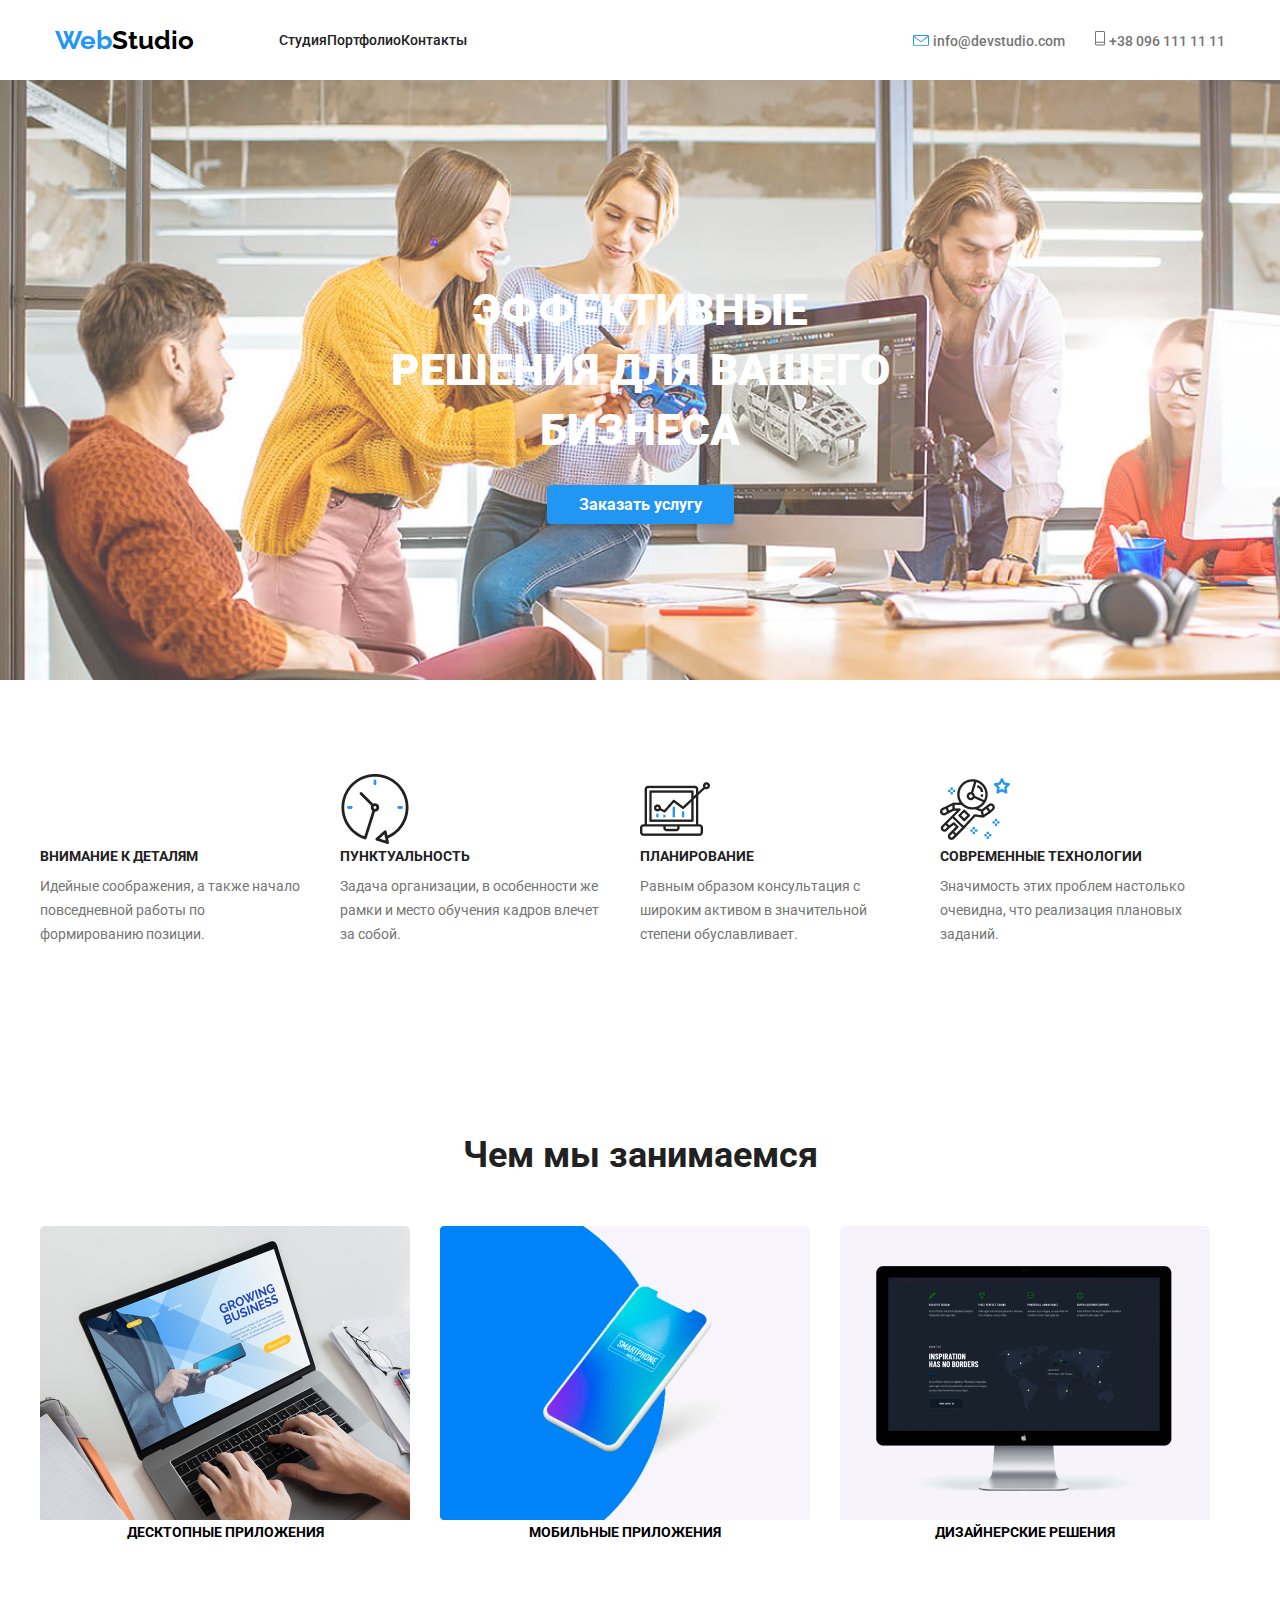
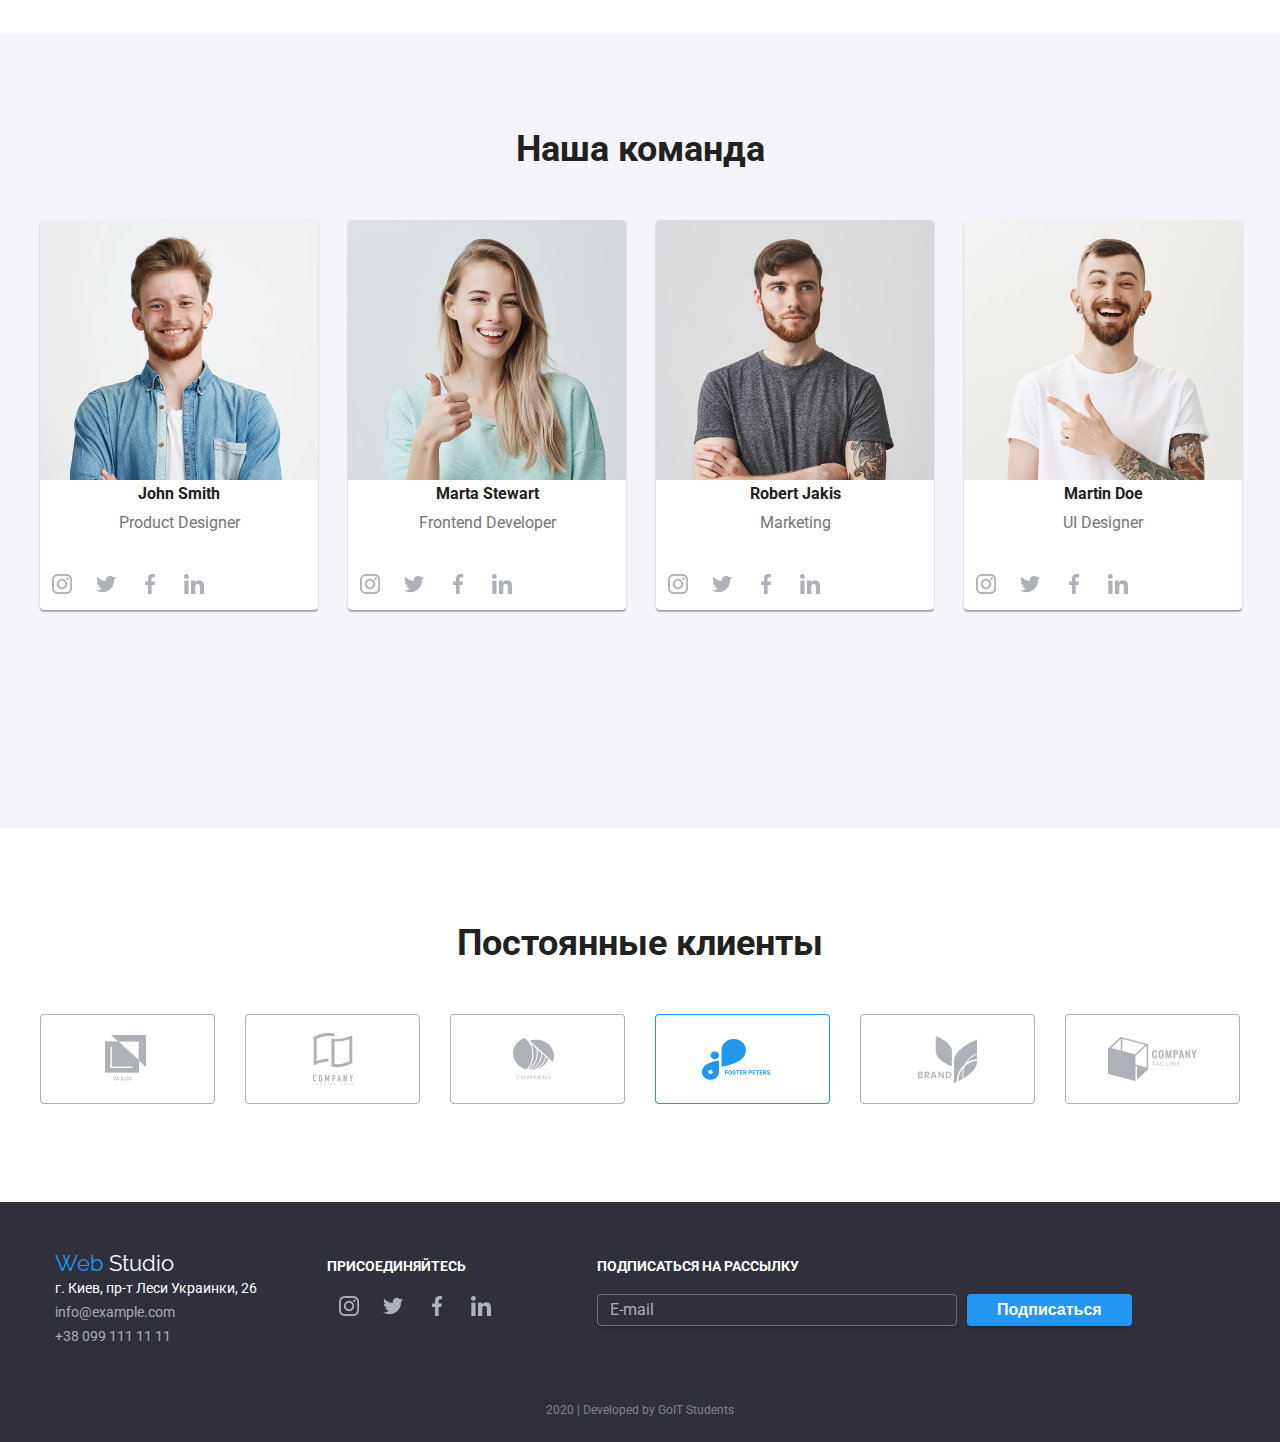
<file: index.html>
<!DOCTYPE html>
<html lang="ru">
<head>
    <meta charset="UTF-8">
    <meta name="viewport" content="width=device-width, initial-scale=1.0">
    <link rel="stylesheet" href="./css/style.css">
    <link href="https://fonts.googleapis.com/css2?family=Roboto:wght@400;700&display=swap" rel="stylesheet">
    <link href="https://fonts.googleapis.com/css2?family=Raleway:wght@400;700&display=swap" rel="stylesheet">
    <title>WebStudio</title>
</head>
<body>
    <!--Header-->
    <header>
        <nav>
            <div class="flex-div">
                <a class="nav__name-company"><p><span class="name-company--blue">Web</span>Studio</p></a>
                <ul class="nav">
                    <li><a class="nav__link " href="./index.html"><p class="company-nav">Студия</p></a></li>
                    <li><a class="nav__link" href="./portfolio.html"><p class="portfolio-nav">Портфолио</p></a></li>
                    <li><a class="nav__link"><p class="contakts-nav">Контакты</p></a></li>
                </ul>
            </div>
            <ul class="contacts">
                <li class="contackts__element">
                    <img src="./img/mail.svg" alt="картинка почти">
                    <a class="contacts__text contacts__text--right" href="info@devstudio.com">info@devstudio.com</a>
                </li>
                <li class="contackts__element">
                    <img src="./img/Vectorphone.svg" alt="картинка телефона">
                    <a class="contacts__text" href="+380961111111">+38 096 111 11 11</a>
                </li>
            </ul>
        </nav>
    </header>
    <main>
            <!--Hello-->
            <section class="hello">
                <h1 class="hello__title">Эффективные решения для вашего бизнеса</h1>
                <a class="hello__buy">Заказать услугу</a>
            </section>
            <!--Main Pynkts-->
            <section class="main-pynkts">
                <h2 class="main-pynkts__title">Главние пункты</h2>
                <ul class="pynkts__list">
                    <li class="pynkts">
                        <img src="./img/antenna.png" alt="Иконка">
                        <h3 class="pynkts__title">Внимание к деталям</h3>
                        <p class="pynkts__text">Идейные соображения, а также начало повседневной работы по формированию позиции.</p>
                    </li>
                    <li class="pynkts">
                        <img src="./img/clock.png" alt="Иконка">
                        <h3 class="pynkts__title">Пунктуальность</h3>
                        <p class="pynkts__text">Задача организации, в особенности же рамки и место обучения кадров влечет за собой.</p>
                    </li>
                    <li class="pynkts">
                        <img src="./img/diagram.png" alt="Иконка">
                        <h3 class="pynkts__title">Планирование</h3>
                        <p class="pynkts__text">Равным образом консультация с широким активом в значительной степени обуславливает.</p>
                    </li>
                    <li class="pynkts">
                        <img src="./img/astronaut.png" alt="Иконка">
                        <h3 class="pynkts__title">Современные технологии</h3>
                        <p class="pynkts__text">Значимость этих проблем настолько очевидна, что реализация плановых заданий.</p>
                    </li>
                </ul> 
            </section>
            <!--Occupation-->
            <section class="occupation">
                <h2 class="occupation__title">Чем мы занимаемся</h2>
                <ul class="occupation-list">
                    <li class="part-occupation">
                        <img src="./img/Growing.png" alt="картинка ноутбука">
                        <p class="part-occupation__text">Десктопные приложения</p>
                    </li>
                    <li class="part-occupation">
                        <img src="./img/boxphone.png" alt="картинка телефона">
                        <p class="part-occupation__text">Мобильные приложения</p>
                    </li>
                    <li class="part-occupation">
                        <img src="./img/Inspiration.png" alt="картинка планшета>">
                        <p class="part-occupation__text">Дизайнерские решения</p>
                    </li>
                </ul>
            </section>
            <!--Comand-->
            <div class="comand--color">
                <section class="comand">
                    <h2 class="comand__title">Наша команда</h2>
                    <ul class="personal">
                        <li class="worker">
                            <img src="./img/imgJohn_Smith.png" alt="фото Джона Смитха">
                            <h3 class="worker__name">John Smith</h3>
                            <p class="worker__text">Product Designer</p>
                            <ul class="ss-list">
                                <li><img src="./img/Ellipseinstagram.png" alt="лого Инстаграма"></li>
                                <li><img src="./img/EllipseTwiter.png" alt="лого Твитера"></li>
                                <li><img src="./img/EllipseFacebbok.png" alt="лого Фейсбука"></li>
                                <li><img src="./img/EllipseLinkedIn.png" alt="лого ЛинкедИна"></li>
                            </ul>
                        </li>
                        <li class="worker">
                            <img src="./img/imgMarta_Stewart.png" alt="фото Марти Стеварт">
                            <h3 class="worker__name">Marta Stewart</h3>
                            <p class="worker__text">Frontend Developer</p>
                            <ul class="ss-list">
                                <li><img src="./img/Ellipseinstagram.png" alt="лого Инстаграма"></li>
                                <li><img src="./img/EllipseTwiter.png" alt="лого Твитера"></li>
                                <li><img src="./img/EllipseFacebbok.png" alt="лого Фейсбука"></li>
                                <li><img src="./img/EllipseLinkedIn.png" alt="лого ЛинкедИна"></li>
                            </ul>
                        </li>
                        <li class="worker">
                            <img src="./img/imgRobert_Jakis.png" alt="фото Роберта Джакииса">
                            <h3 class="worker__name">Robert Jakis</h3>
                            <p class="worker__text">Marketing</p>
                            <ul class="ss-list">
                                <li><img src="./img/Ellipseinstagram.png" alt="лого Инстаграма"></li>
                                <li><img src="./img/EllipseTwiter.png" alt="лого Твитера"></li>
                                <li><img src="./img/EllipseFacebbok.png" alt="лого Фейсбука"></li>
                                <li><img src="./img/EllipseLinkedIn.png" alt="лого ЛинкедИна"></li>
                            </ul>
                        </li>
                        <li class="worker">
                            <img src="./img/imgMartin_Doe.png" alt="фото Мартина Дое">
                            <h3 class="worker__name">Martin Doe</h3>
                            <p class="worker__text">UI Designer</p>
                            <ul class="ss-list">
                                <li><img src="./img/Ellipseinstagram.png" alt="лого Инстаграма"></li>
                                <li><img src="./img/EllipseTwiter.png" alt="лого Твитера"></li>
                                <li><img src="./img/EllipseFacebbok.png" alt="лого Фейсбука"></li>
                                <li><img src="./img/EllipseLinkedIn.png" alt="лого ЛинкедИна"></li>
                            </ul>
                        </li>
                    </ul>
                </section>
            </div>
            <!--Clients-->
            <section class="clients">
                <h2 class="clients__title">Постоянные клиенты</h2>
                <ul class="clients-list">
                    <li class="clients-list__element"><img src="./img/Client1.png" alt="картинка"></li>
                    <li class="clients-list__element"><img src="./img/Client2.png" alt="картинка"></li>
                    <li class="clients-list__element"><img src="./img/Client3.png" alt="картинка"></li>
                    <li class="clients-list__element"><img src="./img/Client4.png" alt="картинка"></li>
                    <li class="clients-list__element"><img src="./img/Client5.png" alt="картинка"></li>
                    <li class="clients-list__element"><img src="./img/Client6.png" alt="картинка"></li>
                </ul>
            </section>
    </main>
    <!--Footer-->
    <footer class="footer">
        <div class="ftr">
            <!--Adress-->
            <address class="adress">
                <a class="adress__name-company"><p><span class="name-company--blue">Web</span><span class="name-company--white">Studio</span></p></a>
                <p class="adress__text">г. Киев, пр-т Леси Украинки, 26</p>
                <a class="adress__link" href="info@example.com">info@example.com</a> <br>
                <a class="adress__link" href="+380991111111">+38 099 111 11 11</a>
            </address>
            <!--Go-->
            <div class="go">
                <h3 class="go__title">Присоединяйтесь</h3>
                <ul class="go__ss-link">
                    <li><img src="./img/Ellipseinstagram.png" alt="лого Инстаграма"></li>
                    <li><img src="./img/EllipseTwiter.png" alt="лого Твитера"></li>
                    <li><img src="./img/EllipseFacebbok.png" alt="лого Фейсбука"></li>
                    <li><img src="./img/EllipseLinkedIn.png" alt="лого ЛинкедИна"></li>
                </ul>
            </div>
            <!--Lets Go-->
            <div class="lets-go">
                <h3 class="lets-go__title">Подписаться на рассылку</h3>
                <div class="lets-go__form">
                <p class="lets-go__text">E-mail</p>
                <button type="button" class="lets-go__btn" href="">Подписаться</button>
                </div>
            </div>
        </div>
        <p class="copyright">2020 | Developed by GoIT Students </p>
    </footer>
</body>
</html>
</file>
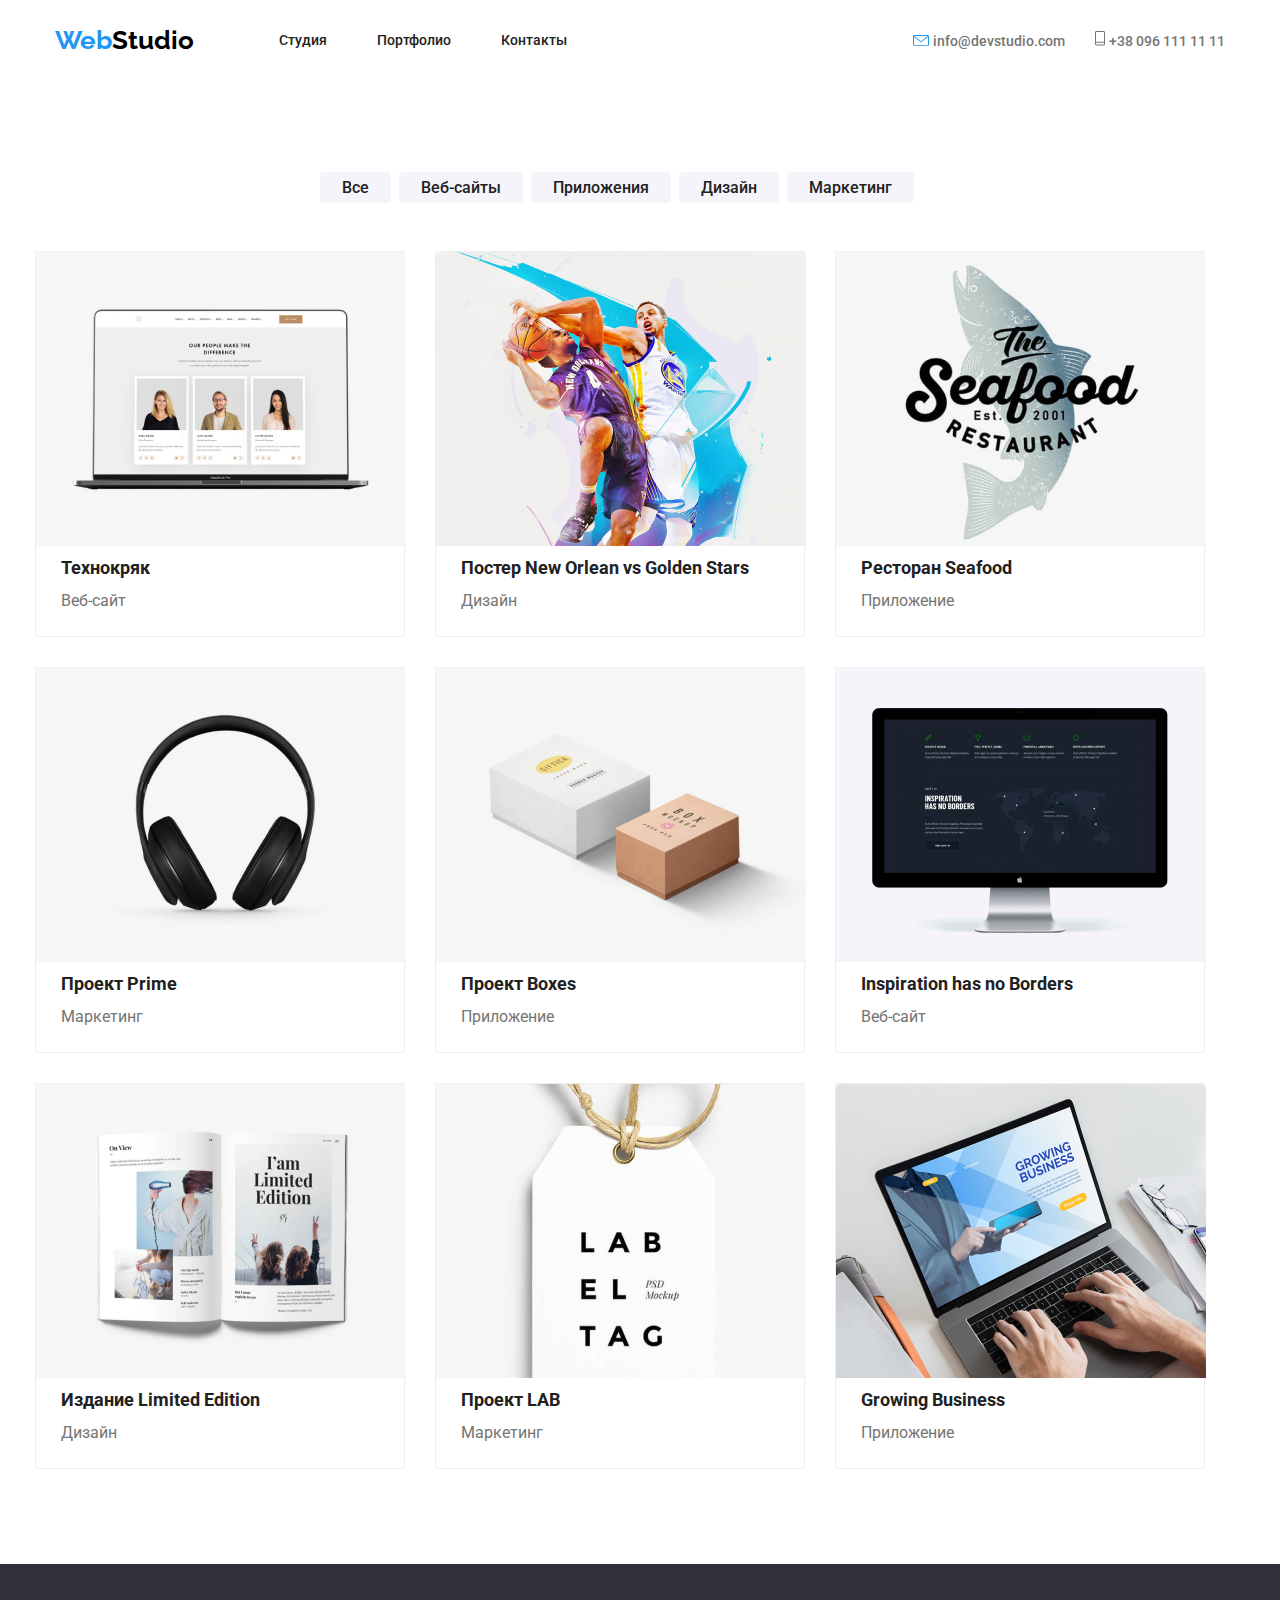
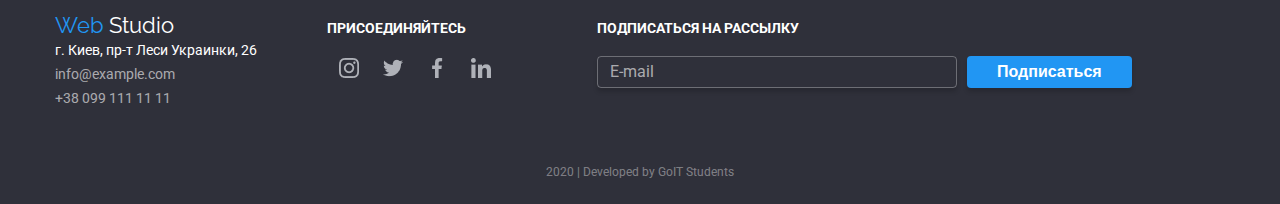
<file: portfolio.html>
<!DOCTYPE html>
<html lang="en">
<head>
    <meta charset="UTF-8">
    <meta name="viewport" content="width=device-width, initial-scale=1.0">
    <link rel="stylesheet" href="./css/style.css">
    <link href="https://fonts.googleapis.com/css2?family=Roboto:wght@400;700&display=swap" rel="stylesheet">
    <link href="https://fonts.googleapis.com/css2?family=Raleway:wght@400;700&display=swap" rel="stylesheet">
    <title>Portfolio</title>
</head>
<body>
    <!--Header-->
    <header>
        <nav>
            <div class="flex-div">
                <a class="nav__name-company"><p><span class="name-company--blue">Web</span>Studio</p></a>
                <ul class="nav">
                    <li class="nav__element"><a class="nav__link " href="./index.html"><p class="company-nav">Студия</p></a></li>
                    <li class="nav__element"><a class="nav__link" href="./portfolio.html"><p class="portfolio-nav">Портфолио</p></a></li>
                    <li class="nav__element"><a class="nav__link"><p class="contakts-nav">Контакты</p></a></li>
                </ul>
            </div>
            <ul class="contacts">
                <li class="contackts__element">
                    <img src="./img/mail.svg" alt="картинка почти">
                    <a class="contacts__text" href="info@devstudio.com">info@devstudio.com</a>
                </li>
                <li class="contackts__element">
                    <img src="./img/Vectorphone.svg" alt="картинка телефона">
                    <a class="contacts__text" href="+380961111111">+38 096 111 11 11</a>
                </li>
            </ul>
        </nav>
    </header>
    <main>
        <section class="our-projects">
            <h1 class="our-projects__title">Наші проекти</h1>
            <ul class="list-nav">
                <li><a class="list-nav__element" href="">Все</a></li>
                <li><a class="list-nav__element" href="">Веб-сайты</a></li>
                <li><a class="list-nav__element" href="">Приложения</a></li>
                <li><a class="list-nav__element" href="">Дизайн</a></li>
                <li><a class="list-nav__element" href="">Маркетинг</a></li>
            </ul>
            <ul class="projects-list">
                <li class="project">
                    <img src="./img/technocrac.png" alt="Фото проєкта">
                    <h2 class="project__name">Технокряк</h2>
                    <p class="project__text">Веб-сайт</p>
                </li>
                <li class="project">
                    <img src="./img/new_orlean.png" alt="Фото проєкта">
                    <h2 class="project__name">Постер New Orlean vs Golden Stars</h2>
                    <p class="project__text">Дизайн</p>
                </li>
                <li class="project">
                    <img src="./img/Seafood.png" alt="Фото проєкта">
                    <h2 class="project__name">Ресторан Seafood</h2>
                    <p class="project__text">Приложение</p>
                </li>
                <li class="project">
                    <img src="./img/Prime.png" alt="Фото проєкта">
                    <h2 class="project__name">Проект Prime</h2>
                    <p class="project__text">Маркетинг</p>
                </li>
                <li class="project">
                    <img src="./img/Boxes.png" alt="Фото проєкта">
                    <h2 class="project__name">Проект Boxes</h2>
                    <p class="project__text">Приложение</p>
                </li>
                <li class="project">
                    <img src="./img/Inspiration.png" alt="Фото проєкта">
                    <h2 class="project__name">Inspiration has no Borders</h2>
                    <p class="project__text">Веб-сайт</p>
                </li>
                <li class="project">
                    <img src="./img/Limited_edition.png" alt="Фото проєкта">
                    <h2 class="project__name">Издание Limited Edition</h2>
                    <p class="project__text">Дизайн</p>
                </li>
                <li class="project">
                    <img src="./img/Lab.png" alt="Фото проєкта">
                    <h2 class="project__name">Проект LAB</h2>
                    <p class="project__text">Маркетинг</p>
                </li>
                <li class="project">
                    <img src="./img/Growing.png" alt="Фото проєкта">
                    <h2 class="project__name">Growing Business</h2>
                    <p class="project__text">Приложение</p>
                </li>
            </ul>
        </section>
    </main>
    <!--Footer-->
    <footer class="footer">
        <div class="ftr">
            <!--Adress-->
            <address class="adress">
                <a class="adress__name-company"><p><span class="name-company--blue">Web</span><span class="name-company--white">Studio</span></p></a>
                <p class="adress__text">г. Киев, пр-т Леси Украинки, 26</p>
                <a class="adress__link" href="info@example.com">info@example.com</a> <br>
                <a class="adress__link" href="+380991111111">+38 099 111 11 11</a>
            </address>
            <!--Go-->
            <div class="go">
                <h3 class="go__title">Присоединяйтесь</h3>
                <ul class="go__ss-link">
                    <li><img src="./img/Ellipseinstagram.png" alt="лого Инстаграма"></li>
                    <li><img src="./img/EllipseTwiter.png" alt="лого Твитера"></li>
                    <li><img src="./img/EllipseFacebbok.png" alt="лого Фейсбука"></li>
                    <li><img src="./img/EllipseLinkedIn.png" alt="лого ЛинкедИна"></li>
                </ul>
            </div>
            <!--Lets Go-->
            <div class="lets-go">
                <h3 class="lets-go__title">Подписаться на рассылку</h3>
                <div class="lets-go__form">
                <p class="lets-go__text">E-mail</p>
                <button type="button" class="lets-go__btn" href="">Подписаться</button>
                </div>
            </div>
        </div>
        <p class="copyright">2020 | Developed by GoIT Students </p>
    </footer>
</body>
</html>
</file>
<file: css/style.css>
/*
#212121 чорний основний
#000000 чорний темніший 
#757575 сірий другий
#ffffff білий
#2196F3 синій для фокосу
*/

*{
    margin: 0;
    padding: 0;
    box-sizing: border-box;
}

body{
    font-family: Roboto;
    max-width: 1600px;
}

a{
    text-decoration: none;
    font-family: Roboto;
}

ul{
    list-style-type: none;
}


/*Header*/ /*Шапка*/
header{
    width: 1200px;
    padding-left: 15px;
    padding-right: 15px;
    margin-left: auto;
    margin-right: auto;
}

nav{
    margin-left: auto;
    margin-right: auto;
    display: flex;
    justify-content: space-between;
}

.flex-div{
    display: flex;
    align-items: center;
}

.nav{
    display: flex;
    align-items: center;
    height: 80px;
    margin-left: 85px;
}
.contacts{
    display: flex;
    align-items: center;
    height: 80px;
}


.nav__name-company{
    font-family: Raleway;
    font-weight: 700;
    font-size: 26px;
    line-height: 31px;
    
    color: #000000;
}

.name-company--blue{
    color: #2196F3;
}

.nav__link{
    display: inline-block;
    padding: 40px 0px;

    font-weight: 500;
    font-size: 14px;
    line-height: 16px;

    color: #212121;
}

.nav__element:not(last-child){
    margin-right: 50px;
}

.nav__link:focus,
.nav__link:hover{
    color: #2196F3;
}

.contackts__element:not(:last-child){
    margin-right: 30px;
}

.contacts__text{
    font-weight: 500;
    font-size: 14px;
    line-height: 16px;

    color: #757575;
}

.contacts__text:focus,
.contacts__text:hover{
    color: #2196F3;
}

/*Hello*/ /*Приветствие*/
.hello{
    background-image: url(../img/Header_imgfon.png);
    height: 600px;
    max-width: 1600px;
    padding-top: 200px;
    margin-bottom: 94px;

    text-align: center;
}

.hello__title{
    width: 550px;
    margin-left: auto;
    margin-right: auto;
    margin-bottom: 30px;

    font-weight: 900;
    font-size: 44px;
    line-height: 60px;
    text-transform: uppercase;

    color: #ffffff;
}
.hello__buy{
    padding: 10px 32px;
    box-shadow: 0px 4px 4px rgba(0, 0, 0, 0.15);
    border-radius: 4px;
    text-align: center;

    font-weight: 700;
    font-size: 16px;
    line-height: 30px;

    color: #ffffff;
    background-color: #2196F3;
}

/*Main Pynkts*/ /*Главние пункти*/
.main-pynkts{
    width: 1200px;
    margin-left: auto;
    margin-right: auto;
    margin-bottom: 94px;
}

.main-pynkts__title{
    display: none;
}

.pynkts__list{
    display: flex;
}

.pynkts{
    width: 270px;
}
.pynkts:not(:last-child){
    margin-right: 30px;
}

.pynkts__fon{
    display: flex;
    width: 270px;
    height: 120px;
    margin-bottom: 30px;
    justify-content: center;
    align-items: center;

    background-color: #F5F4FA;
}

.pynkts__title{
    margin-bottom: 10px;

    font-size: 14px;
    font-weight: 700;
    line-height: 16px;
    text-transform: uppercase;

    color: #212121;
}

.pynkts__text{
    font-size: 14px;
    font-weight: 400;
    line-height: 24px;

    color: #757575;
}

/*Occupation*/ /*Чем ми занимаемся*/
.occupation{
    width: 1200px;
    padding-top: 94px;
    margin-bottom: 94px;
    margin-left: auto;
    margin-right: auto;
}

.occupation-list{
    display: flex;
}

.occupation__title{
    margin-bottom: 50px;

    font-weight: 700px;
    text-align: center;
    font-size: 36px;
    line-height: 42px;

    color: #212121;
}

.part-occupation{
    text-align: center;
}

.part-occupation:not(:last-child){
    margin-right: 30px;
}

.part-occupation__text{
    font-size: 14px;
    font-weight: 700;
    line-height: 16px;
    text-transform: uppercase;

    /*color: #ffffff;*/
}

/*Comand*/ /*Команда*/

.comand{
    width: 1200px;
    height: 700px;
    margin-left: auto;
    margin-right: auto;
}

.comand--color{
    background-color: #F5F4FA;
    padding-top: 94px;
    margin-bottom: 94px;
}

.comand__title{
    margin-bottom: 50px;

    font-size: 36px;
    font-weight: 700px;
    line-height: 42px;
    text-align: center;

    color: #212121;
}

.personal{
    display: flex;
    text-align: center;
}

.worker{
    background-color: #ffffff;
    box-shadow: 0px 2px 1px rgba(0, 0, 0, 0.2), 0px 1px 1px rgba(0, 0, 0, 0.14), 0px 1px 3px rgba(0, 0, 0, 0.12);
    border-radius: 4px;
}

.worker:not(:last-child){
    margin-right: 30px;
}

.worker__photo{
    margin-bottom: 30px;
}

.worker__name{
    margin-bottom: 10px;

    font-size: 16px;
    line-height: 19px;

    color: #212121;
    
}

.worker__text{
    margin-bottom: 30px;

    font-size: 16px;
    line-height: 19px;

    color: #757575;
}

.ss-list{
    display: flex;
}

/*Clients*/ /*Клиенти*/
.clients{
    width: 1200px;
    margin-left: auto;
    margin-right: auto;
    margin-bottom: 94px;
}

.clients__title{
    margin-bottom: 50px;

    font-weight: 700px;
    font-size: 36px;
    line-height: 42px;
    text-align: center;

    color: #212121;
}

.clients-list{
    display: flex;
}

.clients-list__element:not(:last-child){
    margin-right: 30px;
}
/*Footer*/ /*Футер*/

footer{
    background-color: #2F303A;
    padding-top: 48px;
    padding-bottom: 20px;
}

.ftr{
    width: 1200px;
    margin-left: auto;
    margin-right: auto;
    padding-left: 15px;
    padding-right: 15px;
    display: flex;
}


address{
    font-style: normal;
    margin-right: 70px;
}

.adress__name-company{
    font-family: Raleway;
    font-weight: 700px;
    font-size: 22px;
    line-height: 26px;
}

.name-company--white{
    color: #ffffff;
    margin-left: 5px;
}

.adress__text{
    font-size: 14px;
    line-height: 24px;

    color: #ffffff;
}

.adress__link{
    font-size: 14px;
    line-height: 24px;

    color: rgba(255, 255, 255, 0.6);
}

/*Go*/ /*Присоединяйтесь*/

.go{
    margin-right: 94px;
    margin-top: 8px;
}

.go__title{
    margin-bottom: 10px;

    font-size: 14px;
    line-height: 16px;
    text-transform: uppercase;

    color: #ffffff;
}

.go__ss-link{
    display: flex;
}

/*Lets Go*/ /*Подписаться*/
.lets-go{
    margin-top: 8px;
}

.lets-go__title{
    margin-bottom: 20px;

    font-size: 14px;
    line-height: 16px;
    text-transform: uppercase;

    color: #ffffff;
}

.lets-go__form{
    display: flex;
}

.lets-go__text{
    border: 1px solid rgba(255, 255, 255, 0.3);
    box-sizing: border-box;
    box-shadow: 0px 4px 4px rgba(0, 0, 0, 0.15);
    border-radius: 4px;
    width: 360px;
    margin-right: 10px;
    padding-left: 12px;
    padding-right: 12px;

    font-weight: 400;
    font-size: 16px;
    line-height: 30px;
    
    color: rgba(255, 255, 255, 0.6);
}


.lets-go__btn{
    border: 0;
    box-shadow: 0px 4px 4px rgba(0, 0, 0, 0.15);
    border-radius: 4px;
    padding-left: 30px;
    padding-right: 30px;

    font-weight: 900;
    font-size: 16px;
    line-height: 30px;
    text-align: center;
    align-items: center;
    
    color: #ffffff;
    background: #2196F3;
}

.copyright{
    margin-top: 50px;

    text-align: center;
    font-size: 12px;
    line-height: 24px;

    color: rgba(255, 255, 255, 0.4);
}

/*PORTFOLIO*/ /*Портфолио*/

.our-projects{
    width: 1240px;
    padding-left: 15px;
    padding-right: 15px;
    margin-left: auto;
    margin-right: auto;
    margin-bottom: 95px;
}

.our-projects__title{
    display: none;
}

/*Nav-projects*/ /*Навигация*/
.list-nav{
    display: flex;
    width: 640px;
    margin-top: 95px;
    margin-bottom: 50px;
    margin-left: auto;
    margin-right: auto;
}


.list-nav__element{
    padding: 6px 22px;
    border-radius: 4px;

    font-weight: 500;
    font-size: 16px;
    line-height: 26px;

     background-color: #F5F4FA;
    color: #212121;
}

.list-nav__element:not(last-child){
    margin-right: 8px;
}

.list-nav__element:focus,
.list-nav__element:hover{
    box-shadow: 0px 2px 2px rgba(0, 0, 0, 0.12), 0px 1px 2px rgba(0, 0, 0, 0.08), 0px 3px 1px rgba(0, 0, 0, 0.1);

    background-color: #2196F3;
    color: #ffffff;
}

/*Projects*/ /*Проекти*/
.projects-list{
    display: flex;
    flex-wrap: wrap;
}

.project{
    width: 370px;
    border: 1px solid #EEEEEE;
    padding-bottom: 20px;
}

.project:not(:nth-child(3n)){
    margin-right: 30px;
}

.project:not(:nth-child(n + 7)){
    margin-bottom: 30px;
}

.project__name{
    margin-left: 25px;
    margin-right: 25px;

    font-size: 18px;
    line-height: 36px;

    color: #212121;
}

.project__text{
    margin-left: 25px;
    margin-right: 25px;

    font-size: 16px;
    line-height: 30px;

    color: #757575;
}
</file>
